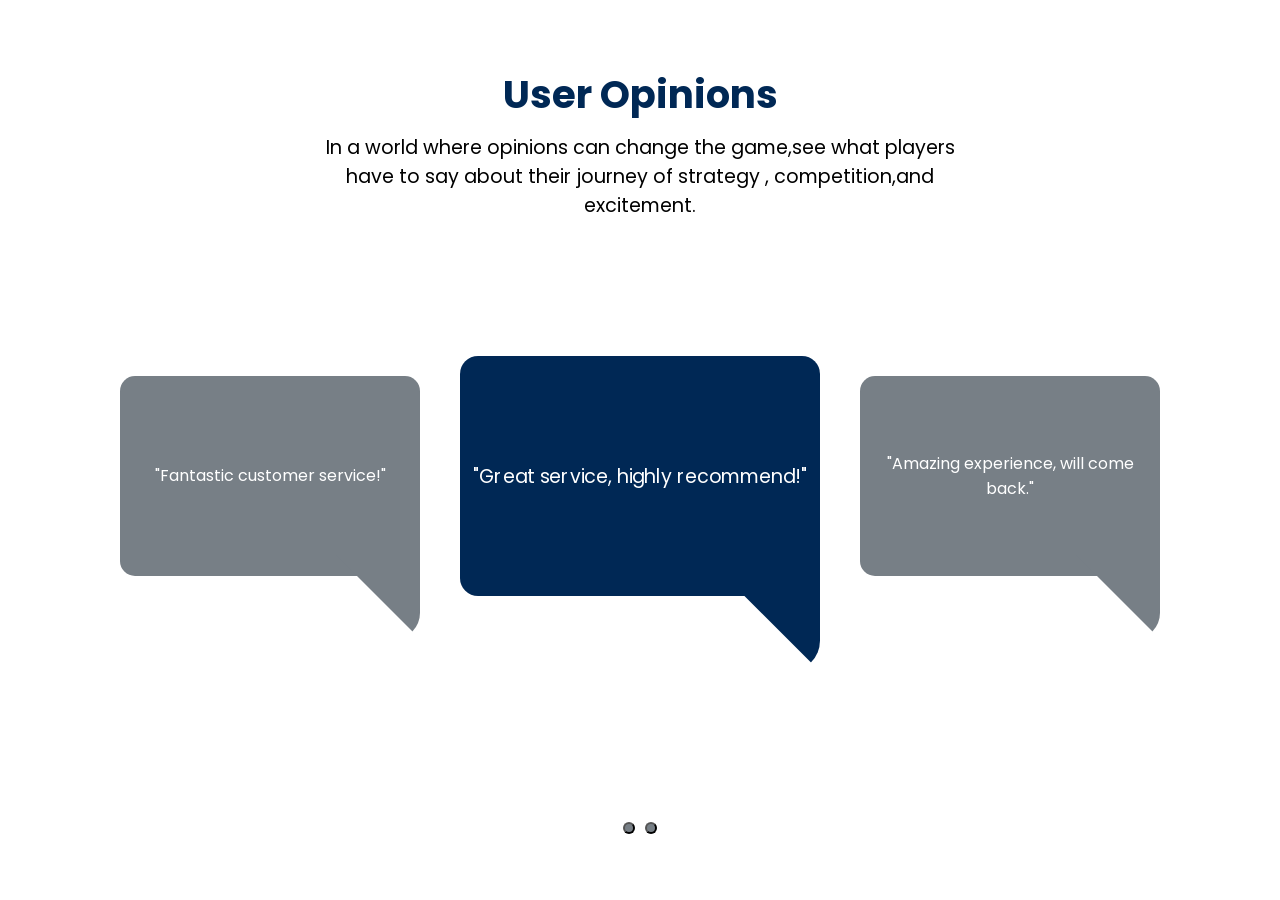
<file: card.html>
<!DOCTYPE html>
<html lang="en" dir="ltr">
  <head>
    <meta charset="utf-8" />

    <!-- Including jQuery and OwlCarousel -->
    <script src="https://code.jquery.com/jquery-3.5.1.js"></script>
    <script src="https://cdnjs.cloudflare.com/ajax/libs/OwlCarousel2/2.3.4/owl.carousel.min.js"></script>
    <link
      rel="stylesheet"
      href="https://cdnjs.cloudflare.com/ajax/libs/OwlCarousel2/2.3.4/assets/owl.carousel.min.css"
    />
    <style>
      @import url("https://fonts.googleapis.com/css?family=Poppins:400,500,600,700&display=swap");

      * {
        margin: 0;
        padding: 0;
        box-sizing: border-box;
        font-family: "Poppins", sans-serif;
      }

      html,
      body {
        display: grid;
        height: 100%;
        justify-content: center;
        place-items: center;
        text-align: center;
      }

      h1 {
        margin-bottom: 10px;
      }

      .slider {
        max-width: 1100px;
        display: flex;
      }

      .slider .card {
        flex: 1;
        margin: 0 10px;
        transition: transform 0.3s ease;
      }

      .slider .card .img {
        height: 250px;
        width: 100%;
        display: flex;
        justify-content: center;
        align-items: center;
      }

      .speech-bubble {
        display: flex;
        justify-content: center;
        align-items: center;
        color: white;
        position: relative;
        background: #002855;
        border-radius: 15px;
        width: 300px;
        height: 200px;
        padding: 10px;
        text-align: center;
      }

      /* Default bubble color */
      .speech-bubble.blue {
        background: #777f86;
      }

      /* Active middle card bubble */
      .speech-bubble.red {
        background: #002855;
      }

      .speech-bubble:after {
        content: "";
        position: absolute;
        bottom: 0;
        right: 0px;
        width: 0;
        height: 0;
        border: 84px solid transparent;
        border-top-color: #777f86;
        border-bottom: 0;
        border-right: 0;
        border-bottom-right-radius: 50px;
        border-bottom-left-radius: 112px;
        margin-bottom: -63px;
      }

      /* Change triangle color for center card */
      .speech-bubble.red:after {
        border-top-color: #002855;
      }

      /* Owl Carousel styling tweaks */
      .owl-carousel .owl-item {
        display: flex;
        justify-content: center;
      }

      .owl-carousel .owl-nav {
        display: none;
      }

      .owl-stage-outer {
        height: 320px;
      }

      /* Scale up the center card */
      .center-card {
        transform: scale(1.2);
        z-index: 1;
      }

      /* Custom Prev/Next buttons */
      .custom-nav {
        display: flex;
        justify-content: center;
        margin-top: 20px;
      }

      .custom-nav button {
        width: 12px;
        height: 12px;
        background: #777f86;
        border-radius: 50%;
        margin: 0 5px;
        transition: background 0.3s ease;
      }

      /* Button hover effect */
      .custom-nav button:hover {
        background-color: #00509e;
      }

      /* Responsive styling for speech bubbles */
      @media (max-width: 1200px) {
        .speech-bubble {
          width: 270px;
          height: 180px;
        }
      }

      @media (max-width: 992px) {
        .speech-bubble {
          width: 240px;
          height: 160px;
        }
      }

      @media (max-width: 768px) {
        .slider {
          margin: 10;
          padding: 10px;
          max-width: 390px;
          display: flex;
        }
        .speech-bubble {
          width: 220px;
          height: 140px;
        }

        .center-card {
          transform: scale(1.1); /* Reduce scale for smaller screens */
        }
      }

      /* For mobile screens */
      @media (max-width: 480px) {
        .slider {
          margin: 10;
          padding: 10px;
          max-width: 390px;
          display: flex;
        }
        .speech-bubble {
          width: 200px;
          height: 120px;
        }

        .center-card {
          transform: scale(1.05); /* Slightly reduce scale */
        }
        .p {
          margin-top: 42px;
          margin-right: 30px;
          margin-left: 30px;
        }
      }
    </style>
  </head>
  <body>
    <div style="font-size: larger">
      <h1 style="color: #002855">User Opinions</h1>
      <p class="p">
        In a world where opinions can change the game,see what players
        <br />have to say about their journey of strategy , competition,and
        <br />excitement.
      </p>
    </div>
    <div class="slider owl-carousel">
      <div class="card">
        <div class="img">
          <div class="speech-bubble blue">
            "Great service, highly recommend!"
          </div>
        </div>
      </div>
      <div class="card">
        <div class="img">
          <div class="speech-bubble blue">
            "Amazing experience, will come back."
          </div>
        </div>
      </div>
      <div class="card">
        <div class="img">
          <div class="speech-bubble blue">"Loved the product, 10/10!"</div>
        </div>
      </div>
      <div class="card">
        <div class="img">
          <div class="speech-bubble blue">"Would recommend to everyone!"</div>
        </div>
      </div>
      <div class="card">
        <div class="img">
          <div class="speech-bubble blue">"Fast delivery, great product!"</div>
        </div>
      </div>
      <div class="card">
        <div class="img">
          <div class="speech-bubble blue">"Fantastic customer service!"</div>
        </div>
      </div>
    </div>

    <!-- Custom Prev/Next Buttons -->
    <div class="custom-nav">
      <button id="prev"></button>
      <button id="next"></button>
    </div>

    <!-- Owl Carousel Script -->
    <script>
      // Initialize the Owl Carousel with smooth transition settings
      var owl = $(".slider").owlCarousel({
        loop: true,
        autoplay: true,
        autoplayTimeout: 3000,
        autoplayHoverPause: true,
        items: 3, // Show 3 items by default
        margin: 10,
        center: true,
        dots: false, // Disable default dots
        smartSpeed: 1000, // Set transition speed to 1000ms (1 second)
        animateOut: "fadeOut",
        animateIn: "fadeIn",
        responsive: {
          0: {
            items: 1, // Show 1 item on small screens
          },
          600: {
            items: 1, // Show 2 items on tablets
          },
          1000: {
            items: 3, // Show 3 items on desktops
          },
        },
        onInitialized: colorCenterCard,
        onTranslated: colorCenterCard,
      });

      // Custom Prev/Next navigation
      $("#prev").click(function () {
        owl.trigger("prev.owl.carousel");
      });

      $("#next").click(function () {
        owl.trigger("next.owl.carousel");
      });

      // Function to color the center card and scale it up
      function colorCenterCard(event) {
        $(".speech-bubble").removeClass("red").addClass("blue");
        $(".owl-item .card").removeClass("center-card");

        var centerIndex = event.item.index + Math.floor(event.page.size / 2);
        var centerCard = $(".owl-item").eq(centerIndex).find(".speech-bubble");
        var centerCardItem = $(".owl-item").eq(centerIndex).find(".card");

        centerCard.removeClass("blue").addClass("red");
        centerCardItem.addClass("center-card");
      }
    </script>
    <script>
      // Post the height to the parent window after the content is fully loaded
      window.onload = function () {
        // Send the body scroll height to the parent window
        var height = document.body.scrollHeight;
        window.parent.postMessage({ type: "setHeight", height: height }, "*");
      };

      // Optionally, observe changes in the content height and adjust dynamically
      const observer = new ResizeObserver(() => {
        var height = document.body.scrollHeight;
        window.parent.postMessage({ type: "setHeight", height: height }, "*");
      });

      observer.observe(document.body);
    </script>
  </body>
</html>
</file>
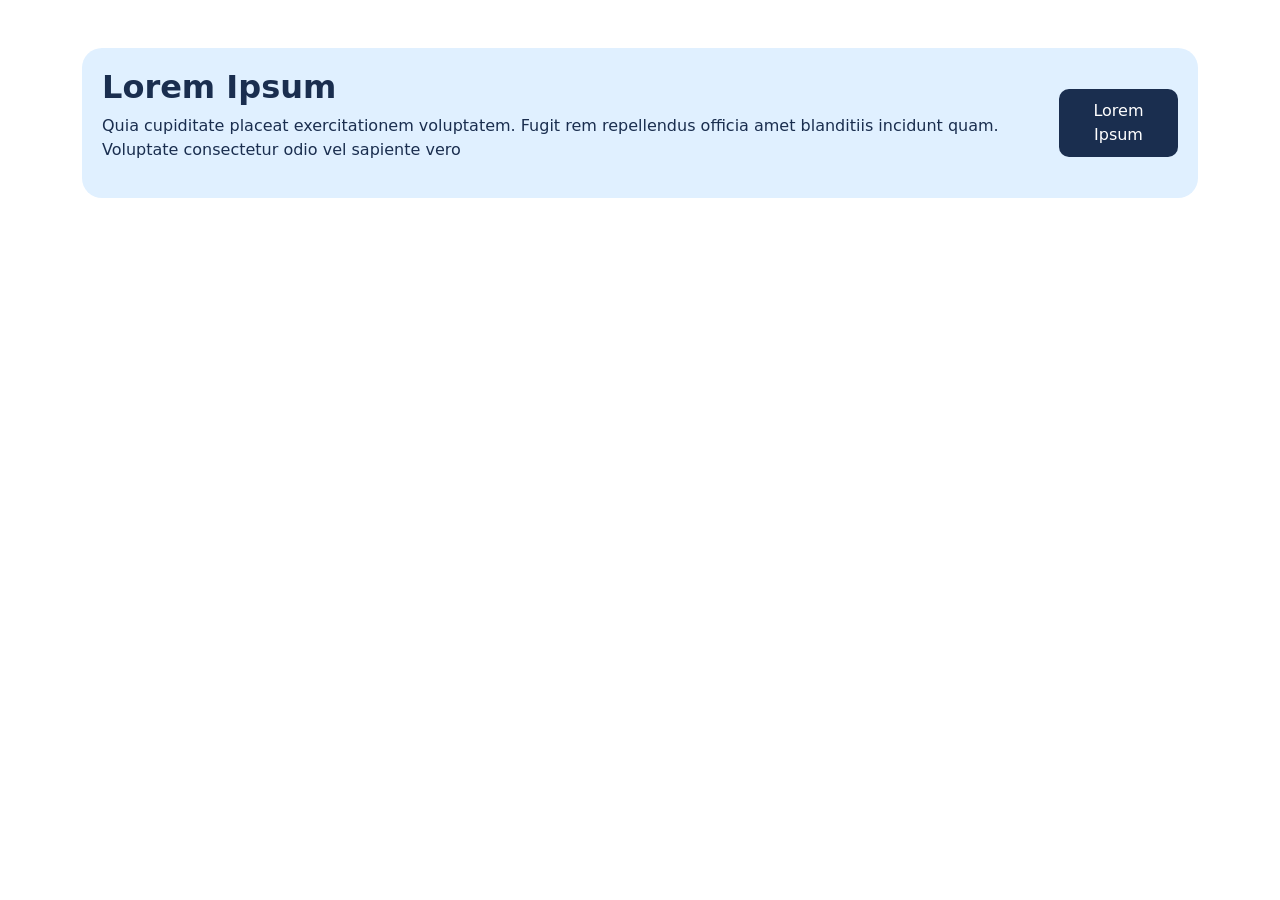
<file: career_line.html>
<html>
  <head>
    <link
      href="https://cdn.jsdelivr.net/npm/bootstrap@5.3.2/dist/css/bootstrap.min.css"
      rel="stylesheet"
      integrity="sha384-T3c6CoIi6uLrA9TneNEoa7RxnatzjcDSCmG1MXxSR1GAsXEV/Dwwykc2MPK8M2HN"
      crossorigin="anonymous"
    />
    <style>
      .custom-card {
        background-color: #e0f0ff;
        border-radius: 20px;
        padding: 20px;
        display: flex;
        flex-direction: column;
        justify-content: space-between;
        align-items: flex-start;
      }
      @media (min-width: 768px) {
        .custom-card {
          flex-direction: row;
          align-items: center;
        }
      }
      .custom-card h1 {
        font-size: 2rem;
        font-weight: bold;
        color: #1a2e4f;
      }
      .custom-card p {
        font-size: 1rem;
        color: #1a2e4f;
      }
      .custom-button {
        background-color: #1a2e4f;
        color: white;
        border: none;
        padding: 10px 20px;
        border-radius: 10px;
        font-size: 1rem;
        margin-top: 20px;
      }
      @media (min-width: 768px) {
        .custom-button {
          margin-top: 0;
        }
      }
    </style>
  </head>
  <body>
    <div class="container mt-5">
      <div class="custom-card">
        <div>
          <h1>Lorem Ipsum</h1>
          <p>
            Quia cupiditate placeat exercitationem voluptatem. Fugit rem
            repellendus officia amet blanditiis incidunt quam. Voluptate
            consectetur odio vel sapiente vero
          </p>
        </div>
        <button class="custom-button">Lorem Ipsum</button>
      </div>
    </div>
  </body>
</html>
</file>
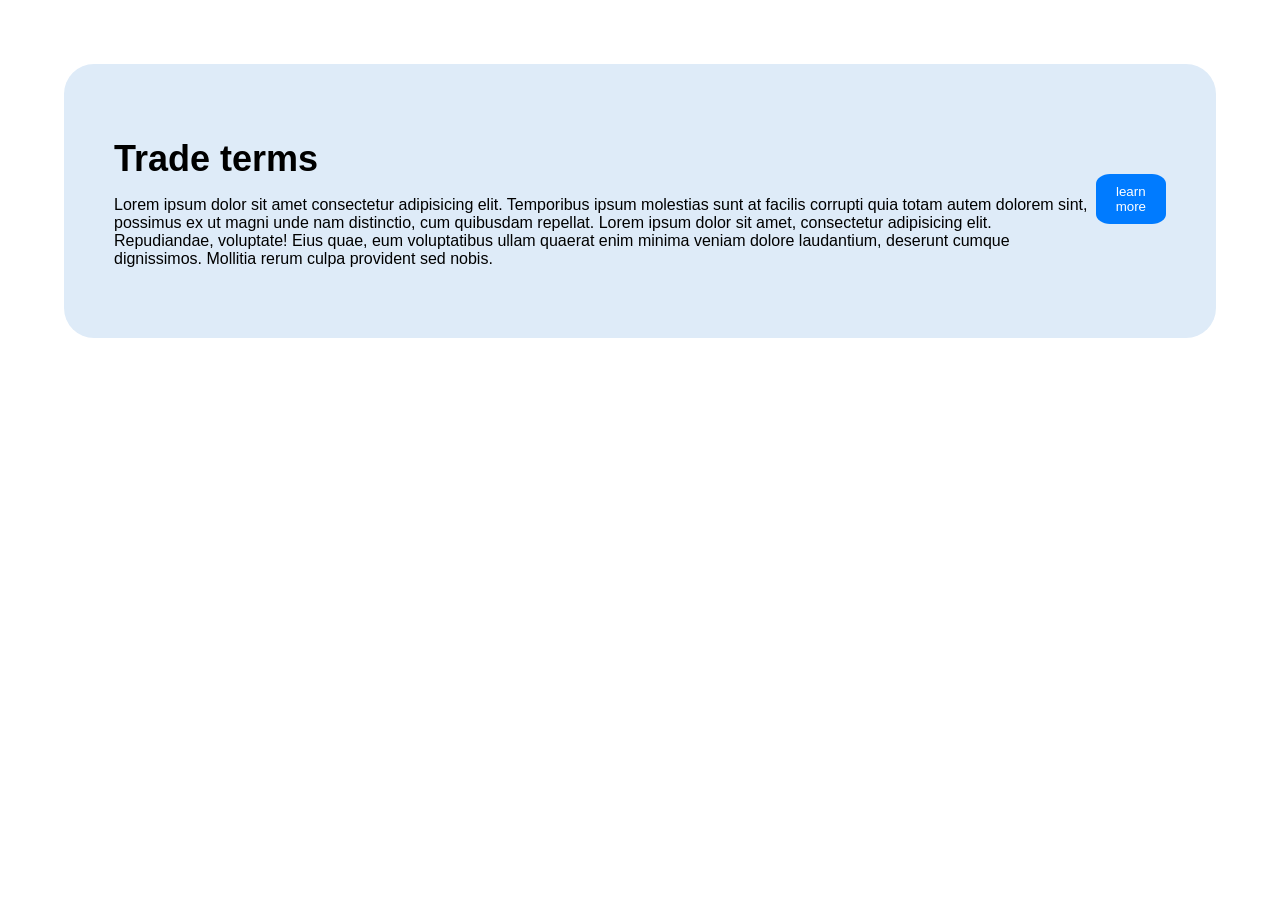
<file: carrer_c.html>
<!DOCTYPE html>
<html lang="en">

<head>
    <meta charset="UTF-8">
    <meta name="viewport" content="width=device-width, initial-scale=1.0">
    <title>Responsive Layout</title>
    <style>
        body {
            margin: 0;
            font-family: Arial, sans-serif;
            /* background-color: #f0f0f0; */
        }

        .content {
            display: flex;
            flex-direction: row;
            justify-content: center;
            /* Center the content horizontally */
            align-items: center;
            /* Center vertically */
            padding: 0px 0px 0px 100px;
            min-height: 100vh;
            background-color: white;
            gap: 20px;
            /* Reduce space between text and image */
            text-align: left;
        }

        .text-section {
            max-width: 40%;
            /* Reduced width to make text closer to the image */
            text-align: start;
        }

        .text-section h1 {
            font-size: 3rem;
            color: #002D72;
            /* Dark blue for bold text */
            margin: 0;
            width: auto;
        }

        .text-section p {
            font-size: 1.5rem;
            color: #02214f;
            margin-top: 20px;
            width: auto;
        }

        .image-section img {
            width: 800px;
            /* Increased image size */
            height: auto;
        }

        /* Responsive Design */
        @media (max-width: 768px) {
            .content {
                flex-direction: column;
                text-align: center;
            }

            .text-section {
                max-width: 100%;
                text-align: center;
                /* Center the text on smaller screens */
            }

            .image-section img {
                width: 80%;
                /* Adjust image width on smaller screens */
                max-width: 500px;
                margin-top: 20px;
            }
        }


        .content2 {
            background-color: #DEEBF8;
            padding: 50px;
            /* text-align: center; */
            display: flex;
            border-radius: 30px;
            align-content: flex-start;
            margin: 5%;

        }

        /* Responsive Design */
        @media (max-width: 768px) {
            .content2 {
                flex-direction: column;
                text-align: center;
            }
        }

        h1 {
            font-size: 36px;
            margin-bottom: 10px;
        }

        p {
            margin-bottom: 20px;
        }

        button {
            background-color: #007bff;
            color: white;
            border: none;
            padding: 10px 20px;
            cursor: pointer;
            border-radius: 20%;
            margin-top: 60px;

        }
    </style>
</head>

<body>

   
    <div class="content2">
        <div>
            <h1>Trade terms</h1>
            <p>Lorem ipsum dolor sit amet consectetur adipisicing elit. Temporibus ipsum molestias sunt at facilis
                corrupti quia totam autem dolorem sint, possimus ex ut magni unde nam distinctio, cum quibusdam
                repellat. Lorem ipsum dolor sit amet, consectetur adipisicing elit. Repudiandae, voluptate! Eius quae,
                eum voluptatibus ullam quaerat enim minima veniam dolore laudantium, deserunt cumque dignissimos.
                Mollitia rerum culpa provident sed nobis.

        </div>
        <div>
            <button>learn more</button></p>
        </div>
    </div>

</body>

</html>
</file>
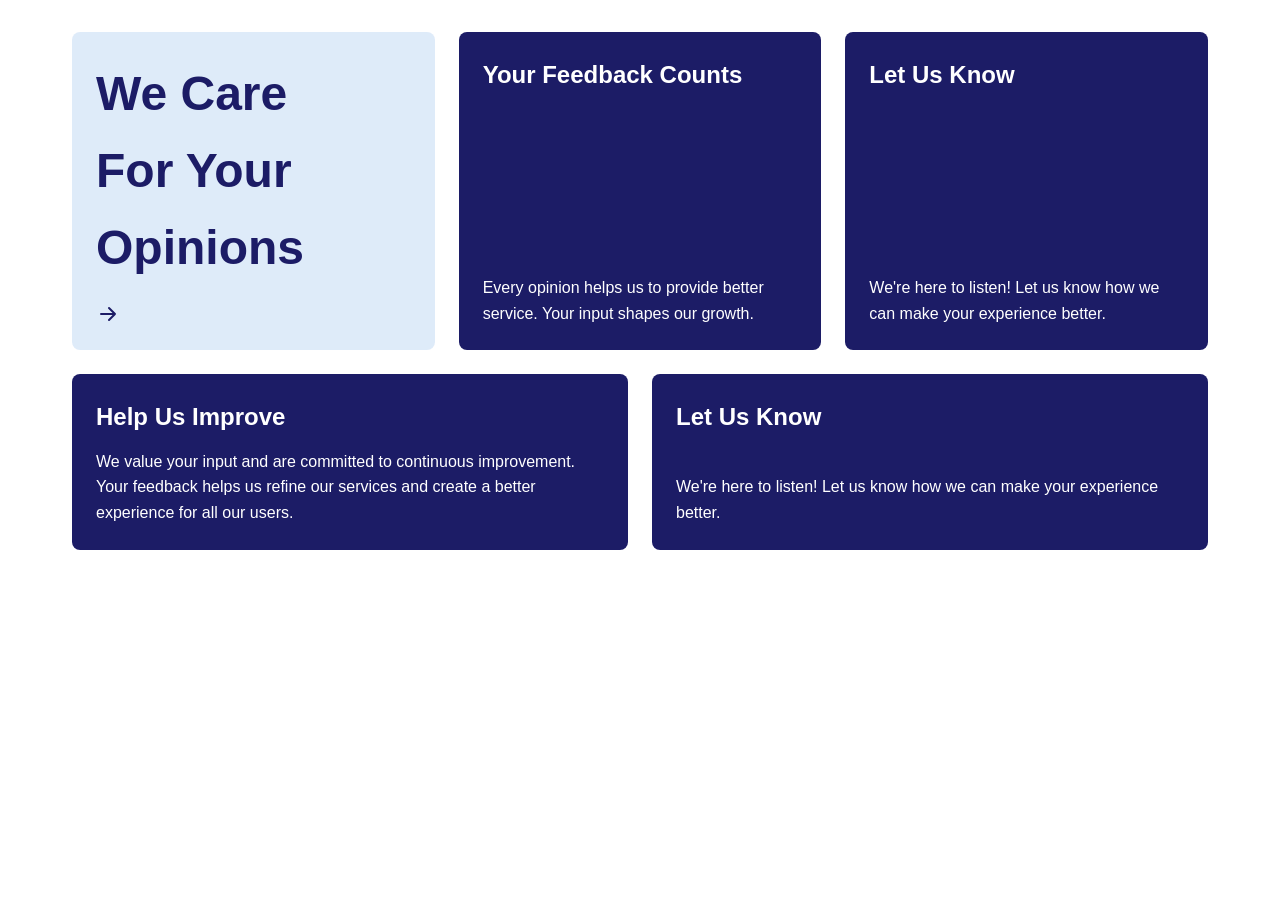
<file: index1.html>
<!DOCTYPE html>
<html lang="en">
  <head>
    <meta charset="UTF-8" />
    <meta name="viewport" content="width=device-width, initial-scale=1.0" />
    <title>Responsive App Promo</title>
    <style>
      :root {
        --blue-50: rgba(0, 102, 204, 0.13);
        --blue-900: rgb(28, 28, 102);
        --white: #ffffff;
      }

      * {
        box-sizing: border-box;
        margin: 0;
        padding: 0;
      }

      body {
        font-family: Arial, sans-serif;
        line-height: 1.6;
        background-color: #fff;
        color: var(--blue-900);
      }

      .container {
        max-width: 1200px;
        margin: 0 auto;
        padding: 2rem;
      }

      .grid {
        display: grid;
        gap: 1.5rem;
        grid-template-columns: repeat(auto-fit, minmax(300px, 1fr));
      }

      .card {
        background-color: var(--blue-900);
        color: var(--white);
        border-radius: 0.5rem;
        padding: 1.5rem;
        display: flex;
        flex-direction: column;
        justify-content: space-between;
        transition: transform 0.3s ease, box-shadow 0.3s ease;
      }

      .card:hover {
        transform: scale(1.05);
        box-shadow: 0 0.5rem 1rem rgba(0, 0, 0, 0.15);
      }

      .card-blue-light {
        background-color: var(--blue-50);
        color: var(--blue-900);
      }

      .card h1 {
        font-size: clamp(2rem, 4vw, 3rem);
        margin-bottom: 1rem;
      }

      .card h2 {
        font-size: clamp(1.2rem, 3vw, 1.5rem);
        margin-bottom: 0.75rem;
      }

      .card p {
        font-size: 1rem;
      }

      .icon {
        width: 24px;
        height: 24px;
        fill: currentColor;
        margin-top: auto;
      }

      @media (min-width: 768px) {
        .grid-3-cols {
          grid-template-columns: repeat(3, 1fr);
        }

        .grid-2-cols {
          grid-template-columns: repeat(2, 1fr);
        }
      }
    </style>
  </head>
  <body>
    <div class="container">
      <div class="grid grid-3-cols">
        <div class="card card-blue-light">
          <h1>
            We Care <br />For Your<br />
            Opinions
          </h1>
          <svg
            class="icon"
            viewBox="0 0 24 24"
            xmlns="http://www.w3.org/2000/svg"
          >
            <path
              d="M5 12h14m-6-6l6 6-6 6"
              stroke="currentColor"
              stroke-width="2"
              stroke-linecap="round"
              stroke-linejoin="round"
              fill="none"
            />
          </svg>
        </div>
        <div class="card">
          <h2>Your Feedback Counts</h2>
          <p>
            Every opinion helps us to provide better service. Your input shapes
            our growth.
          </p>
        </div>
        <div class="card">
          <h2>Let Us Know</h2>
          <p>
            We're here to listen! Let us know how we can make your experience
            better.
          </p>
        </div>
      </div>

      <div class="grid grid-2-cols" style="margin-top: 1.5rem">
        <div class="card">
          <h2>Help Us Improve</h2>
          <p>
            We value your input and are committed to continuous improvement.
            Your feedback helps us refine our services and create a better
            experience for all our users.
          </p>
        </div>
        <div class="card">
          <h2>Let Us Know</h2>
          <p>
            We're here to listen! Let us know how we can make your experience
            better.
          </p>
        </div>
      </div>
    </div>
  </body>
</html>
</file>
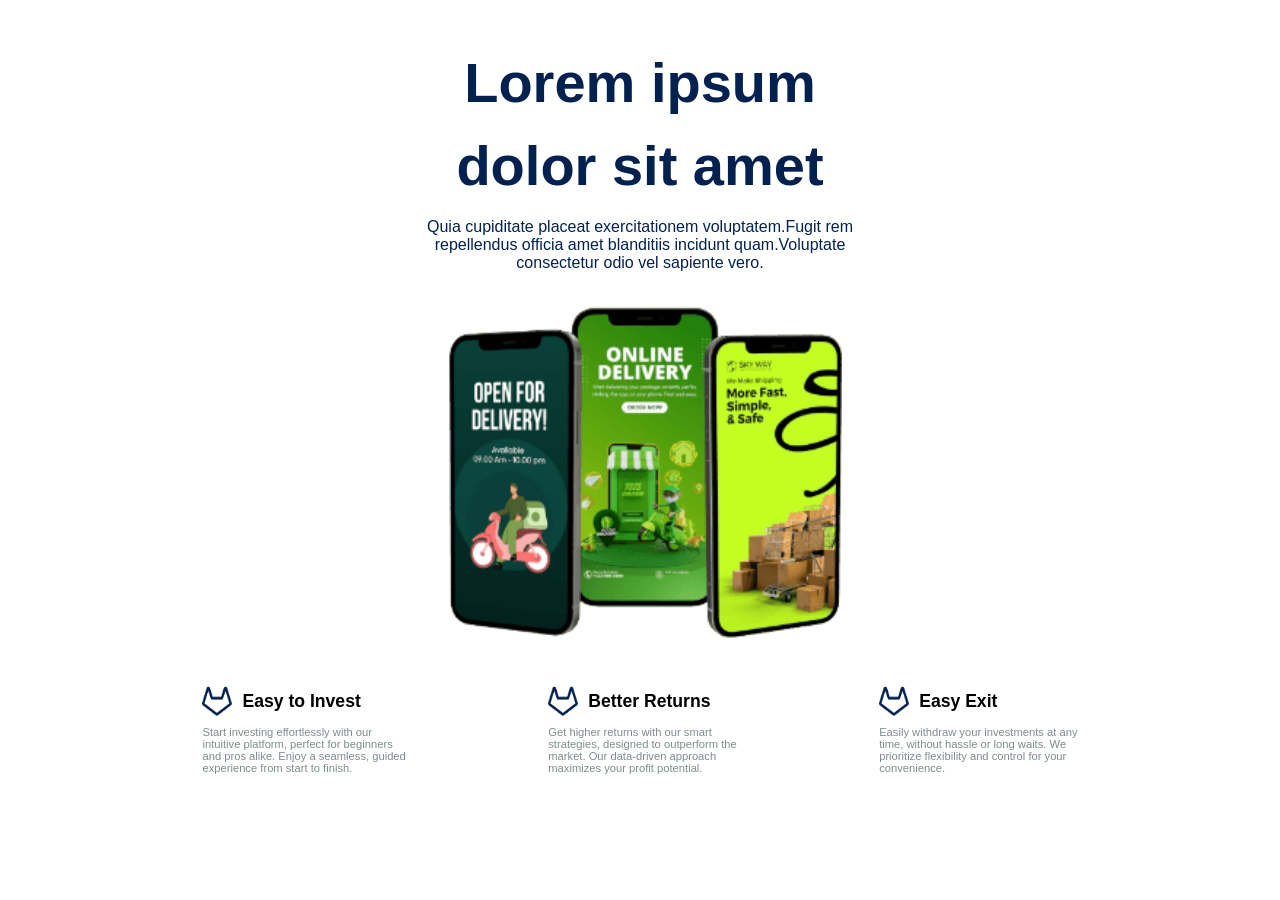
<file: iphone.html>
<!DOCTYPE html>
<html lang="en">
  <head>
    <meta charset="UTF-8" />
    <meta name="viewport" content="width=device-width, initial-scale=1.0" />
    <title>Three iPhone Images</title>
    <link rel="stylesheet" href="iphone.css" />
  </head>

  <body>
    <section class="container">
      <h1><b>Lorem ipsum</b></h1>
      <br />
      <h1>dolor sit amet</h1>
      <p>
        Quia cupiditate placeat exercitationem voluptatem.Fugit rem
        <br />repellendus officia amet blanditiis incidunt quam.Voluptate
        <br />consectetur odio vel sapiente vero.
      </p>

      <div class="iphone-wrapper">
        <div class="iphonei">
          <div>
            <img id="i1" src="./img/iphones.png" />
          </div>
        </div>
      </div>

      <div class="features">
        <div class="feature-item">
          <div class="feature-header">
            <img src="./img/icon.png" />
            <h3>Easy to Invest</h3>
          </div>
          <p>
            Start investing effortlessly with our <br />intuitive platform,
            perfect for beginners<br />and pros alike. Enjoy a seamless,
            guided<br />experience from start to finish.
          </p>
        </div>
        <div class="feature-item">
          <div class="feature-header">
            <img src="./img/icon.png" />
            <h3>Better Returns</h3>
          </div>
          <p>
            Get higher returns with our smart<br />strategies, designed to
            outperform the<br />market. Our data-driven approach<br />maximizes
            your profit potential.
          </p>
        </div>
        <div class="feature-item">
          <div class="feature-header">
            <img src="./img/icon.png" />
            <h3>Easy Exit</h3>
          </div>
          <p>
            Easily withdraw your investments at any<br />time, without hassle or
            long waits. We<br />prioritize flexibility and control for your<br />convenience.
          </p>
        </div>
      </div>
    </section>
  </body>
</html>
</file>
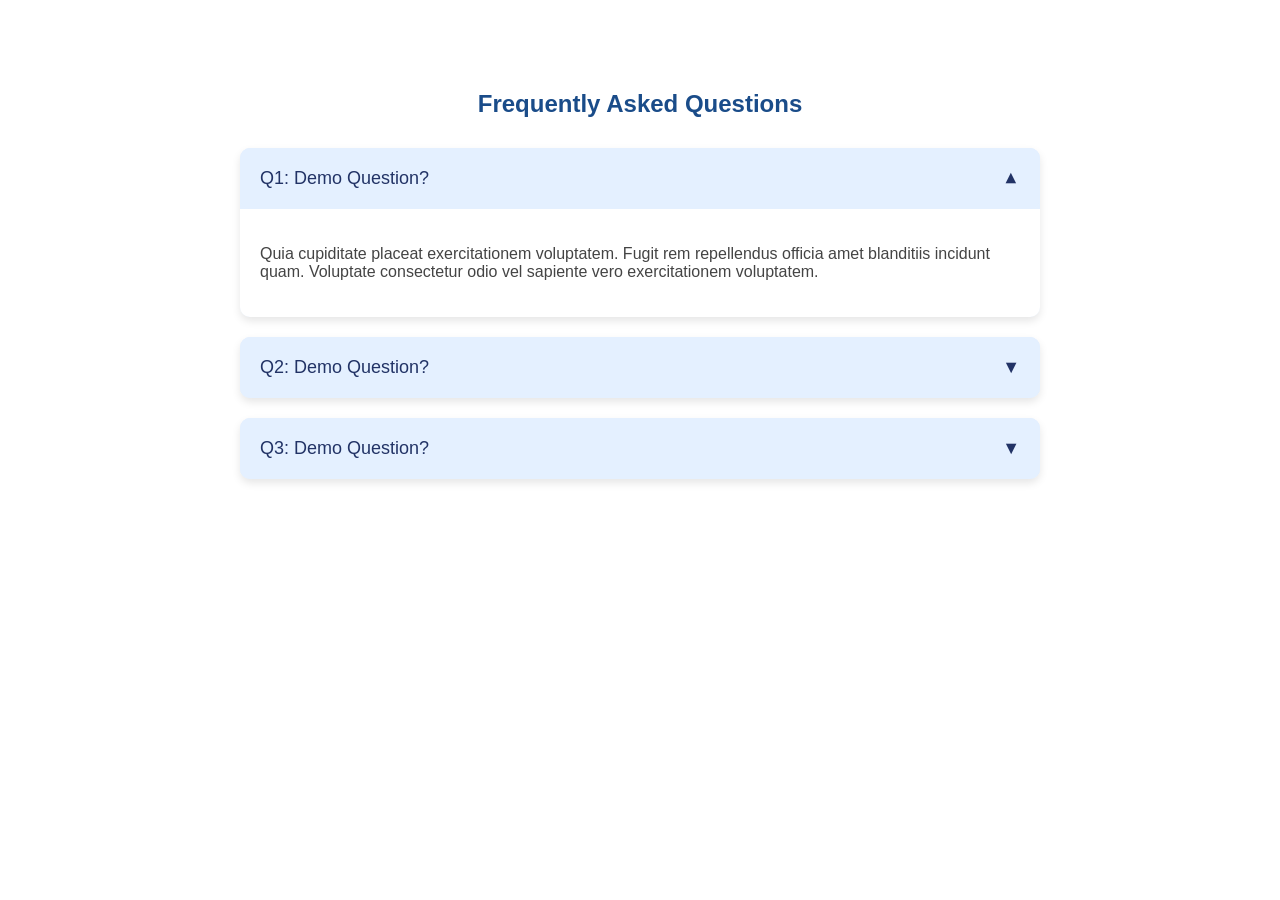
<file: opnion_fq.html>
<!DOCTYPE html>
<html lang="en">
  <head>
    <meta charset="UTF-8" />
    <meta name="viewport" content="width=device-width, initial-scale=1.0" />
    <title>Opinions Page</title>
    <style>
      body {
        font-family: Arial, sans-serif;
        margin: 0;
        padding: 0;
        background-color: #fff;
      }

      .container {
        max-width: 1000px;
        margin: auto;
        padding: 20px;
        text-align: center;
      }

      h2 {
        color: #2670c4;
        margin-top: 40px;
      }

      .sub-heading {
        color: #0d31d4;
        font-size: 1.2em;
        margin-bottom: 30px;
      }

      /* FAQ Section */
      .faq-section {
        margin: 0 auto;
        padding: 50px 20px;
        max-width: 800px;
      }

      .faq-section h2 {
        text-align: center;
        font-size: 24px;
        margin-bottom: 30px;
        color: #1a4c89;
      }

      .faq-item {
        margin-bottom: 20px;
        box-shadow: 0 4px 8px rgba(0, 0, 0, 0.1);
        border-radius: 10px;
        background-color: #e4f0ff;
      }

      .faq-question {
        width: 100%;
        background-color: #e4f0ff;
        border: none;
        padding: 20px;
        font-size: 18px;
        text-align: left;
        cursor: pointer;
        display: flex;
        justify-content: space-between;
        align-items: center;
        color: #223366;
        border-radius: 10px;
        transition: background-color 0.3s ease;
      }

      .faq-question:hover {
        background-color: #d0e0f0;
      }

      .faq-answer {
        display: none;
        padding: 20px;
        font-size: 16px;
        color: #444;
        background-color: white;
        border-radius: 0 0 10px 10px;
      }

      .faq-question.active + .faq-answer {
        display: block;
      }

      .arrow {
        font-size: 18px;
        transition: transform 0.3s ease;
      }

      .faq-question.active .arrow {
        transform: rotate(180deg);
      }

      /* Responsive Design */
      @media (max-width: 768px) {
        .faq-section {
          padding: 20px;
        }

        .faq-question {
          font-size: 16px;
          padding: 15px;
        }

        .faq-answer {
          font-size: 14px;
          padding: 15px;
        }

        .faq-section h2 {
          font-size: 22px;
        }
      }

      @media (max-width: 480px) {
        .faq-section {
          padding: 15px;
        }

        .faq-question {
          font-size: 14px;
          padding: 10px;
        }

        .faq-answer {
          font-size: 12px;
          padding: 10px;
        }

        .faq-section h2 {
          font-size: 20px;
        }
      }
    </style>
  </head>
  <body>
    <section class="faq-section">
      <h2>Frequently Asked Questions</h2>

      <div class="faq-item">
        <button class="faq-question active">
          Q1: Demo Question? <span class="arrow">&#x25BC;</span>
        </button>
        <div class="faq-answer" style="display: block">
          <p>
            Quia cupiditate placeat exercitationem voluptatem. Fugit rem
            repellendus officia amet blanditiis incidunt quam. Voluptate
            consectetur odio vel sapiente vero exercitationem voluptatem.
          </p>
        </div>
      </div>

      <div class="faq-item">
        <button class="faq-question">
          Q2: Demo Question? <span class="arrow">&#x25BC;</span>
        </button>
        <div class="faq-answer">
          <p>
            Fugit rem repellendus officia amet blanditiis incidunt quam.
            Voluptate consectetur odio vel sapiente vero exercitationem
            voluptatem.
          </p>
        </div>
      </div>

      <div class="faq-item">
        <button class="faq-question">
          Q3: Demo Question? <span class="arrow">&#x25BC;</span>
        </button>
        <div class="faq-answer">
          <p>
            Lorem ipsum dolor sit amet, consectetur adipisicing elit. Placeat,
            quaerat veritatis? Sit iure modi eius molestias praesentium veniam
            corporis consectetur labore autem, qui dolores vitae, explicabo et,
            non cupiditate. Tenetur!
          </p>
        </div>
      </div>
    </section>

    <script>
      const faqItems = document.querySelectorAll(".faq-question");

      faqItems.forEach((item) => {
        item.addEventListener("click", () => {
          // Close all answers
          faqItems.forEach((otherItem) => {
            if (otherItem !== item) {
              otherItem.classList.remove("active");
              otherItem.nextElementSibling.style.display = "none";
            }
          });

          // Toggle the clicked item
          item.classList.toggle("active");
          const answer = item.nextElementSibling;
          if (item.classList.contains("active")) {
            answer.style.display = "block";
          } else {
            answer.style.display = "none";
          }
        });
      });
    </script>
  </body>
</html>
</file>
<file: iphone.css>
* {
            margin: 0;
            padding: 0;
            box-sizing: border-box;
        }

        body {
            font-family: Arial, sans-serif;
            background-color: #fff;
            text-align: center;
        }

        .container {
            max-width: 1200px;
            margin: 0 auto;
            padding: 50px 20px;
        }
        
        h1 {
            font-size: 3.5rem;
            font-family: Arial, Helvetica, sans-serif;
            color: #02214F;
        }
        
        p {
            font-size: 1rem;
            color: #02214F;
            margin-bottom: 20px;
            margin-top: 20px;
        }
        
        .iphone-wrapper {
            display: flex;
            justify-content: center;
            gap: 20px;
            margin-bottom: 40px;
        }
        
        .iphonei {
            display: flex;
            justify-content: center;
        }
        
        .iphonei #i1 {
            height: 350px;
        }
        
        .iphone {
            flex: 1;
            max-width: 250px;
        }
        
        .iphone img {
            width: 100%;
            border-radius: 20px;
            box-shadow: 0 4px 8px rgba(0, 0, 0, 0.1);
        }
        
        .iphone p {
            margin-top: 10px;
            font-size: 0.9rem;
            color: #2c3e50;
        }
        
        .features {
            display: flex;
            justify-content: space-evenly;
            margin-top: 30px;
            text-align: left;
        }
        
        .feature-item {
            max-width: 300px;
        }
        
        .feature-header {
            display: flex;
            align-items: center;
        }
        
        .feature-item img {
            width: 30px;
            height: 30px;
            margin-right: 10px;
        }
        
        .feature-item h3 {
            font-size: 1.1rem;
            color: black;
            margin: 0;
        }
        
        .feature-item p {
            font-size: 0.7rem;
            color: #7f8c8d;
            margin-top: 10px;
        }
        
        /* Responsive Styles */
        @media (max-width: 768px) {
            .iphone-wrapper {
                flex-direction: column;
                align-items: center;
           
            }
        
            h1 {
                font-size: 2.5rem;
            }
        
            p {
                font-size: 0.9rem;
                text-align: center;
            }
        
            .features {
                flex-direction: row;
                align-items: center;
                height: 200px;
            }
          
        
            .feature-item {
                max-width: 90%;
                margin-bottom: 20px;
            }
        
            .feature-item h3 {
                font-size: 1rem;
            }
        
            .feature-item p {
                font-size: 0.9rem;
            }
        }
        
        @media (max-width: 480px) {
            
            h1 {
                font-size: 2rem;
                text-align: center;
            }
            .iphonei #i1 {
                height: 250px;
                width: 400px;
            }
            p {
                font-size: 0.8rem;
                text-align: center;
            }
        
            .iphonei #i1 {
                height: 250px;
            }
        
            .features {
                flex-direction: row;
                align-items: center;
                height: 200px;
            }
           
            .feature-item {
                max-width: 100%;
                text-align: center;
            }
        
            .feature-item h3 {
                font-size: 0.9rem;
            }
        
            .feature-item p {
                font-size: 0.8rem;
            }
        }
</file>
